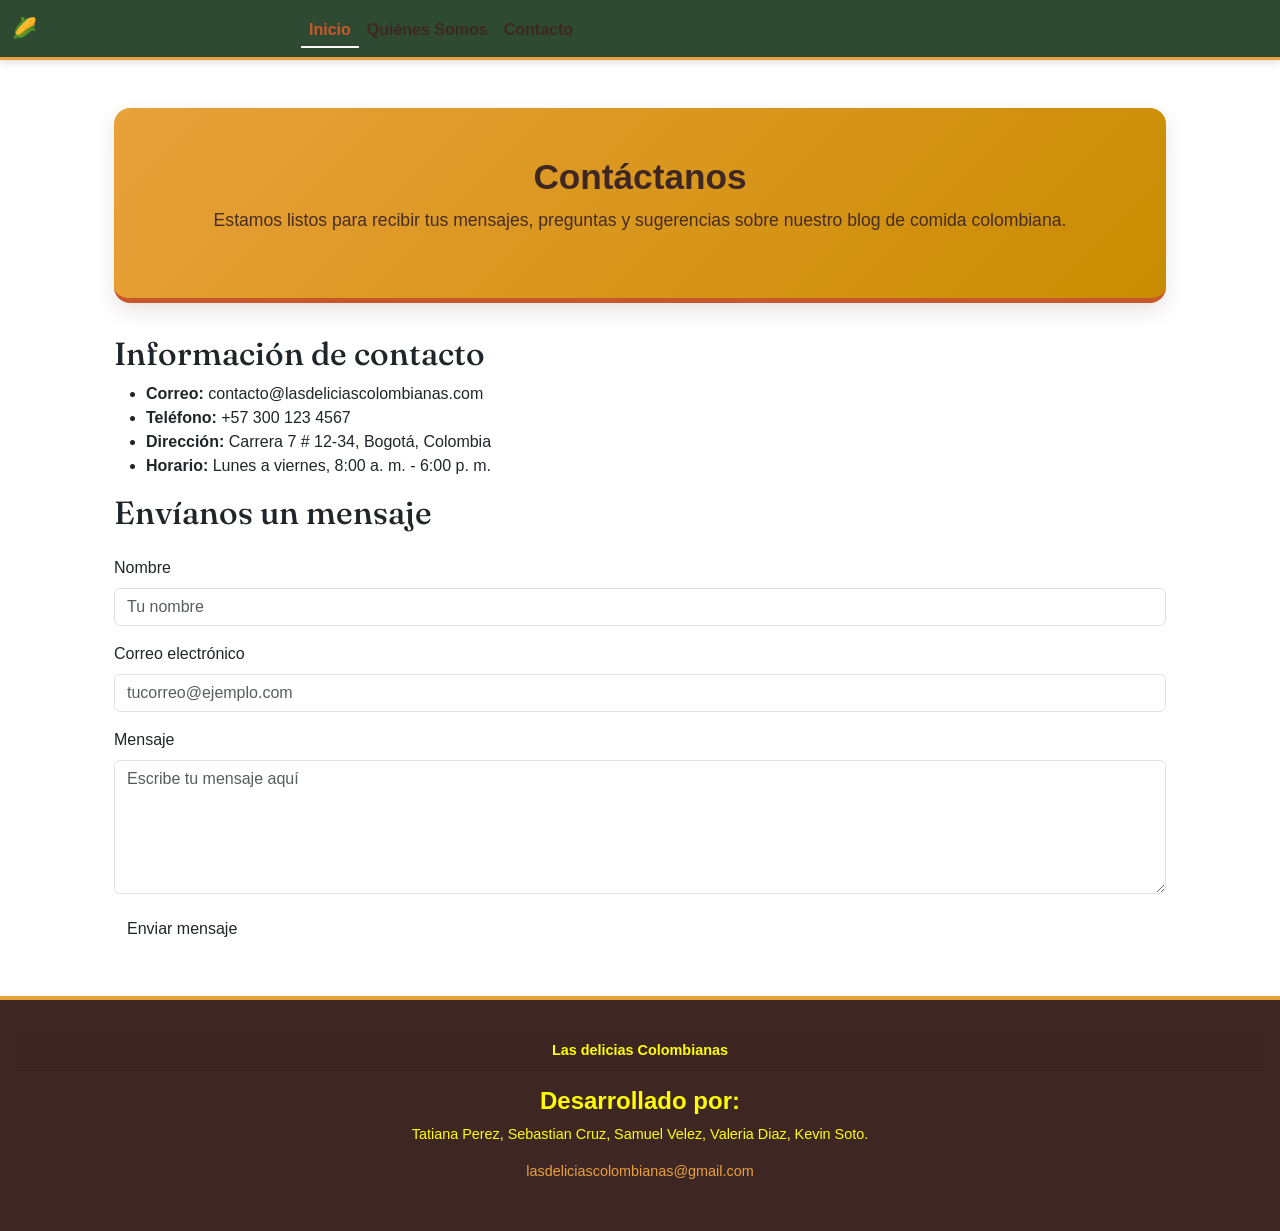
<file: contacto.html>
<!DOCTYPE html>
<html lang="es">
<head>
  <meta charset="UTF-8">
  <meta name="viewport" content="width=device-width, initial-scale=1.0">
  <title>Las Delicias Colombianas | Contacto</title>
  <link href="https://cdn.jsdelivr.net/npm/bootstrap@5.3.3/dist/css/bootstrap.min.css" rel="stylesheet">
  <link rel="stylesheet" href="styles.css">
  <link rel="preconnect" href="https://fonts.googleapis.com">
  <link href="https://fonts.googleapis.com/css2?family=Fraunces:wght@500;700&family=Nunito+Sans:wght@400;600&display=swap" rel="stylesheet">
<link href="https://cdn.jsdelivr.net/npm/bootstrap@5.3.8/dist/css/bootstrap.min.css" rel="stylesheet" integrity="sha384-sRIl4kxILFvY47J16cr9ZwB07vP4J8+LH7qKQnuqkuIAvNWLzeN8tE5YBujZqJLB" crossorigin="anonymous">    
</head>
<body>
  
 <header class="encabezado">
<nav class="main-nav navbar navbar-expand-lg">
<div class="container-fluid">
<a class="logo navbar-brand" href="index.html">🌽 Las Delicias Colombianas</a>
<button class="menu-toggle navbar-toggler" type="button" data-bs-toggle="collapse" data-bs-target="#navbarNavAltMarkup" aria-controls="navbarNavAltMarkup" aria-expanded="false" aria-label="Toggle navigation">
<span class="navbar-toggler-icon"></span>
</button>
<div class="collapse navbar-collapse" id="navbarNavAltMarkup">
<div class="navbar-nav">
<a class="nav-link active" aria-current="page" href="index.html">Inicio</a>
<a class="nav-link" href="quienesSomos.html">Quiénes Somos</a>
<a class="nav-link" href="contacto.html">Contacto</a>
</div>
</div>
</div>
</nav>
</header>

  

  <main>
    <section class="hero hero-contacto">
      <h1><strong>Contáctanos</strong></h1>
      <p>Estamos listos para recibir tus mensajes, preguntas y sugerencias sobre nuestro blog de comida colombiana.</p>
    </section>

    <section class="contacto-layout">
      <article class="contact-card">
        <h2>Información de contacto</h2>
        <ul class="contact-list">
          <li><strong>Correo:</strong> contacto@lasdeliciascolombianas.com</li>
          <li><strong>Teléfono:</strong> +57 300 123 4567</li>
          <li><strong>Dirección:</strong> Carrera 7 # 12-34, Bogotá, Colombia</li>
          <li><strong>Horario:</strong> Lunes a viernes, 8:00 a. m. - 6:00 p. m.</li>
        </ul>
      </article>

      <form class="contact-card form-card row g-3">
        <h2>Envíanos un mensaje</h2>
        <div class="col-12">
          <label for="nombre" class="form-label">Nombre</label>
          <input type="text" class="form-control" id="nombre" name="nombre" placeholder="Tu nombre">
        </div>
        <div class="col-12">
          <label for="correo" class="form-label">Correo electrónico</label>
          <input type="email" class="form-control" id="correo" name="correo" placeholder="tucorreo@ejemplo.com">
        </div>
        <div class="col-12">
          <label for="mensaje" class="form-label">Mensaje</label>
          <textarea class="form-control" id="mensaje" name="mensaje" rows="5" placeholder="Escribe tu mensaje aquí"></textarea>
        </div>
        <div class="col-12">
          <button type="submit" class="btn btn-enviar">Enviar mensaje</button>
        </div>
      </form>
    </section>
  </main>
  <footer class="pie-pagina">
   <div class="card"style="background-color: transparent; border: none;">
  <div class="card-header" style="color: yellow;">
    <strong>Las delicias Colombianas</strong>
  </div>
  <div class="card-body" style="color: yellow;">
    <h4 class="card-title"><strong>Desarrollado por:</strong></h4>
    <p class="card-text">Tatiana Perez, Sebastian Cruz, Samuel Velez, Valeria Diaz, Kevin Soto.</p>
    <a href="mailto:lasdeliciascolombianas@correo.com" style="color: yellow; text-decoration: none;">
        lasdeliciascolombianas@gmail.com
    </a>
  </div>
</div>
  </footer>

  <script src="menu.js"></script>
  <script src="https://cdn.jsdelivr.net/npm/bootstrap@5.3.8/dist/js/bootstrap.bundle.min.js" integrity="sha384-FKyoEForCGlyvwx9Hj09JcYn3nv7wiPVlz7YYwJrWVcXK/BmnVDxM+D2scQbITxI" crossorigin="anonymous"></script>
</body>
</html>
</file>
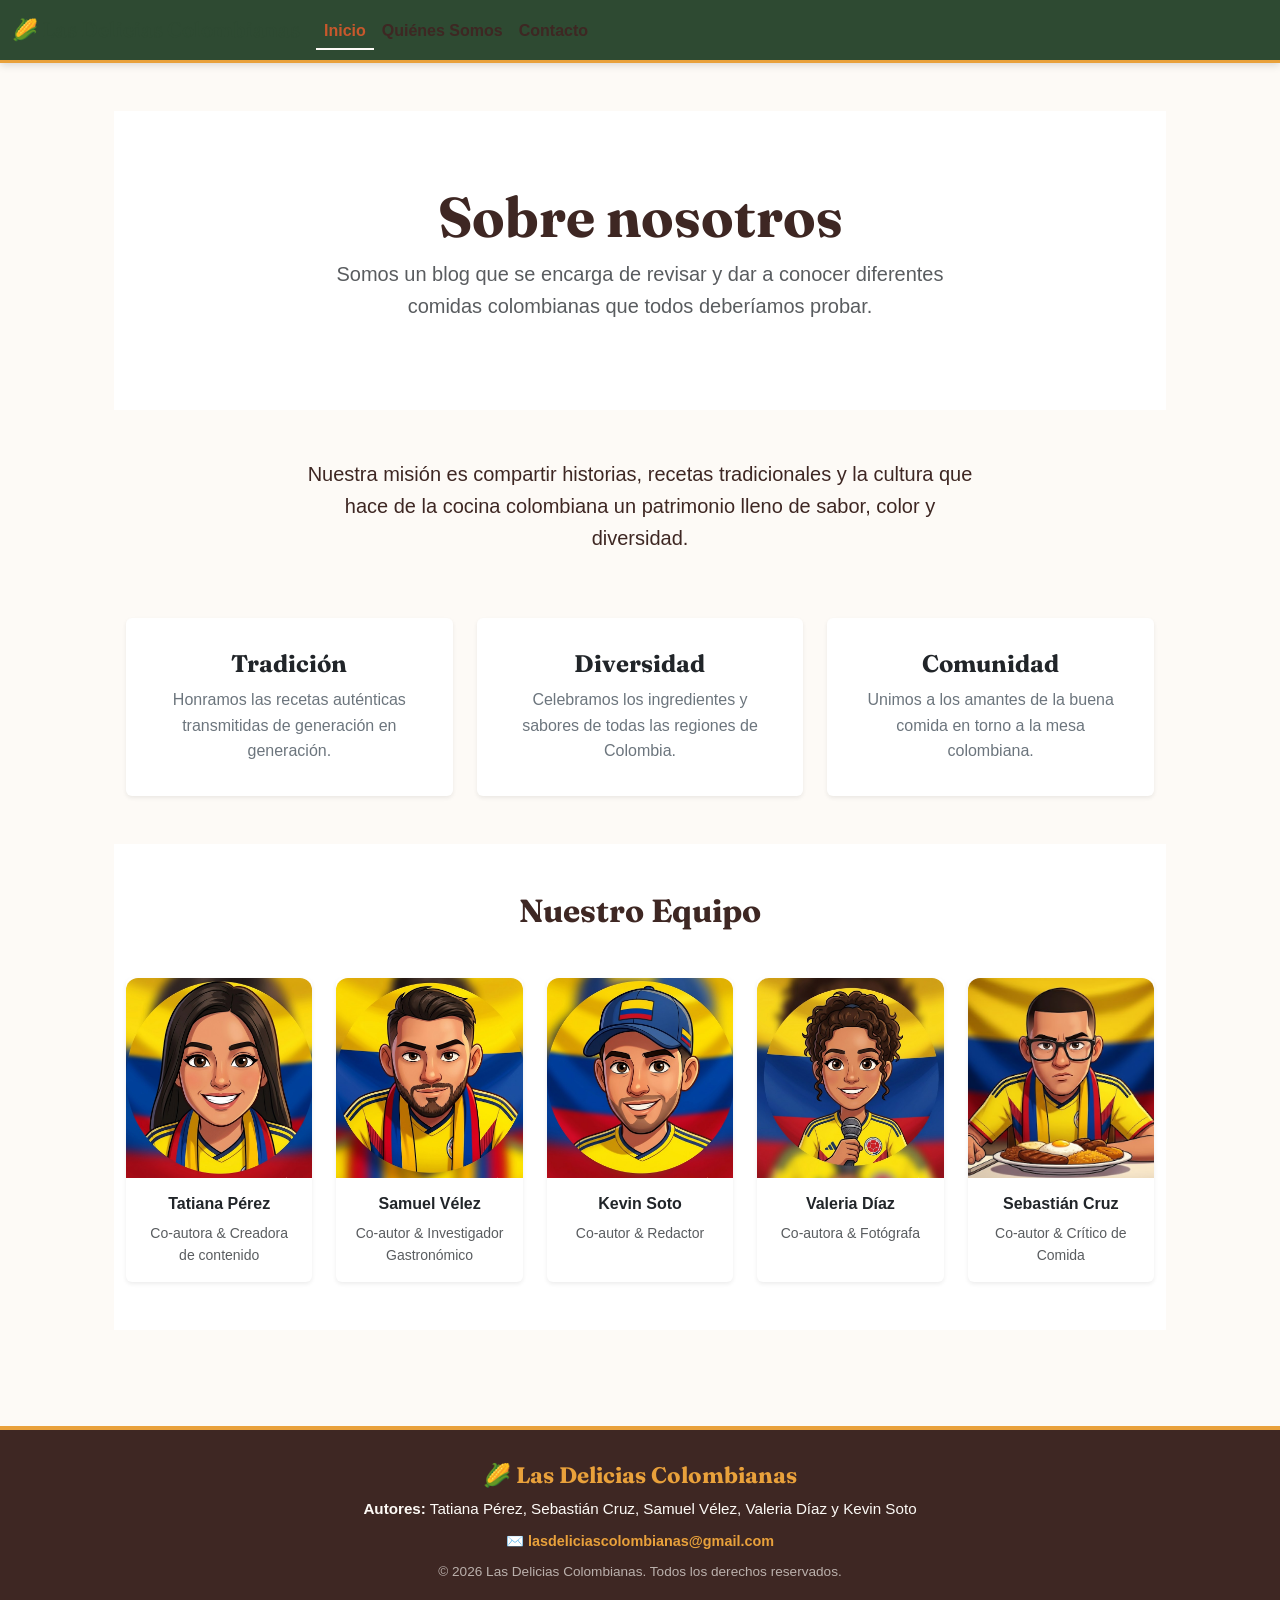
<file: quienesSomos.html>
<!DOCTYPE html>
<html lang="es">

<head>
  <meta charset="UTF-8">
  <meta name="viewport" content="width=device-width, initial-scale=1.0">
  <title>Las Delicias Colombianas | Quiénes Somos</title>

  <link href="https://cdn.jsdelivr.net/npm/bootstrap@5.3.3/dist/css/bootstrap.min.css" rel="stylesheet">
  <link rel="preconnect" href="https://fonts.googleapis.com">
  <link
    href="https://fonts.googleapis.com/css2?family=Fraunces:wght@500;700&family=Nunito+Sans:wght@400;600&display=swap"
    rel="stylesheet">
  <link rel="stylesheet" href="styles.css">
</head>

<body class="d-flex flex-column min-vh-100">

    <header class="encabezado">
        <nav class="main-nav navbar navbar-expand-lg">
            <div class="container-fluid">
                <a class="logo navbar-brand" href="index.html">🌽 Las Delicias Colombianas</a>
                <button class="menu-toggle navbar-toggler" type="button" data-bs-toggle="collapse"
                    data-bs-target="#navbarNavAltMarkup" aria-controls="navbarNavAltMarkup" aria-expanded="false"
                    aria-label="Toggle navigation">
                    <span class="navbar-toggler-icon"></span>
                </button>
                <div class="collapse navbar-collapse" id="navbarNavAltMarkup">
                    <div class="navbar-nav">
                        <a class="nav-link active" aria-current="page" href="index.html">Inicio</a>
                        <a class="nav-link" href="quienesSomos.html">Quiénes Somos</a>
                        <a class="nav-link" href="contacto.html">Contacto</a>
                    </div>
                </div>
            </div>
        </nav>
    </header>

  <main class="flex-grow-1">

    <section class="py-5 bg-light text-center">
      <div class="container py-4">
        <h1 class="display-4 fw-bold">Sobre nosotros</h1>
        <p class="lead text-muted col-lg-8 mx-auto">
          Somos un blog que se encarga de revisar y dar a conocer diferentes comidas colombianas que todos deberíamos
          probar.
        </p>
      </div>
    </section>

    <section class="py-5">
      <div class="container">
        <div class="row text-center mb-5">
          <div class="col-lg-8 mx-auto">
            <p class="fs-5">
              Nuestra misión es compartir historias, recetas tradicionales y la cultura que
              hace de la cocina colombiana un patrimonio lleno de sabor, color y diversidad.
            </p>
          </div>
        </div>

        <div class="row g-4">
          <div class="col-md-4">
            <div class="card h-100 border-0 shadow-sm text-center p-3">
              <div class="card-body">
                <h3 class="card-title h4 fw-bold">Tradición</h3>
                <p class="card-text text-secondary">Honramos las recetas auténticas transmitidas de generación en
                  generación.</p>
              </div>
            </div>
          </div>

          <div class="col-md-4">
            <div class="card h-100 border-0 shadow-sm text-center p-3">
              <div class="card-body">
                <h3 class="card-title h4 fw-bold">Diversidad</h3>
                <p class="card-text text-secondary">Celebramos los ingredientes y sabores de todas las regiones de
                  Colombia.</p>
              </div>
            </div>
          </div>

          <div class="col-md-4">
            <div class="card h-100 border-0 shadow-sm text-center p-3">
              <div class="card-body">
                <h3 class="card-title h4 fw-bold">Comunidad</h3>
                <p class="card-text text-secondary">Unimos a los amantes de la buena comida en torno a la mesa
                  colombiana.</p>
              </div>
            </div>
          </div>
        </div>
      </div>
    </section>

    <section class="py-5 bg-light">
      <div class="container">
        <h2 class="text-center fw-bold mb-5">Nuestro Equipo</h2>

        <div class="row g-4 justify-content-center">

          <div class="col-sm-6 col-md-4 col-lg-2-4">
            <div class="card h-100 shadow-sm border-0 text-center">
              <img src="img/tatiana.jpg" class="card-img-top object-fit-cover" alt="Fotografía de Tatiana Pérez"
                style="height: 200px;">
              <div class="card-body">
                <h5 class="card-title fw-bold fs-6">Tatiana Pérez</h5>
                <p class="card-text small text-muted">Co-autora & Creadora de contenido</p>
              </div>
            </div>
          </div>

          <div class="col-sm-6 col-md-4 col-lg-2-4">
            <div class="card h-100 shadow-sm border-0 text-center">
              <img src="img/samuel.jpg" class="card-img-top object-fit-cover" alt="Fotografía de Samuel Vélez"
                style="height: 200px;">
              <div class="card-body">
                <h5 class="card-title fw-bold fs-6">Samuel Vélez</h5>
                <p class="card-text small text-muted">Co-autor & Investigador Gastronómico</p>
              </div>
            </div>
          </div>

          <div class="col-sm-6 col-md-4 col-lg-2-4">
            <div class="card h-100 shadow-sm border-0 text-center">
              <img src="img/kein.jpg" class="card-img-top object-fit-cover" alt="Fotografía de Kevin Soto"
                style="height: 200px;">
              <div class="card-body">
                <h5 class="card-title fw-bold fs-6">Kevin Soto</h5>
                <p class="card-text small text-muted">Co-autor & Redactor</p>
              </div>
            </div>
          </div>

          <div class="col-sm-6 col-md-4 col-lg-2-4">
            <div class="card h-100 shadow-sm border-0 text-center">
              <img src="img/valeria.jpg" class="card-img-top object-fit-cover" alt="Fotografía de Valeria Díaz"
                style="height: 200px;">
              <div class="card-body">
                <h5 class="card-title fw-bold fs-6">Valeria Díaz</h5>
                <p class="card-text small text-muted">Co-autora & Fotógrafa</p>
              </div>
            </div>
          </div>
          <div class="col-sm-6 col-md-4 col-lg-2-4">
            <div class="card h-100 shadow-sm border-0 text-center">
              <img src="img/sebastian.jpg" alt="Fotografía de Sebastián Cruz" style="height: 200px;">
              <div class="card-body">
                <h5 class="card-title fw-bold fs-6">Sebastián Cruz</h5>
                <p class="card-text small text-muted">Co-autor & Crítico de Comida</p>
              </div>
            </div>
          </div>

        </div>
      </div>
    </section>

  </main>

    <footer class="pie-pagina mt-5 text-center">
        <div class="container">
            <h5 class="fw-bold mb-2 logo-footer">🌽 Las Delicias Colombianas</h5>
            <p class="mb-2 text-autores">
                <strong>Autores:</strong> Tatiana Pérez, Sebastián Cruz, Samuel Vélez, Valeria Díaz y Kevin Soto
            </p>
            <p class="mb-2">
                <a href="mailto:lasdeliciascolombianas@gmail.com" class="link-gmail">
                    ✉️ lasdeliciascolombianas@gmail.com
                </a>
            </p>
            <p class="text-copyright mb-0">&copy; 2026 Las Delicias Colombianas. Todos los derechos reservados.</p>
        </div>
    </footer>

  <script src="menu.js"></script>
  <script src="https://cdn.jsdelivr.net/npm/bootstrap@5.3.8/dist/js/bootstrap.bundle.min.js" integrity="sha384-FKyoEForCGlyvwx9Hj09JcYn3nv7wiPVlz7YYwJrWVcXK/BmnVDxM+D2scQbITxI" crossorigin="anonymous"></script>
</body>

</html>
</file>
<file: styles.css>
@import url('https://fonts.googleapis.com/css2?family=Poppins:wght@400;500;600;700&display=swap');

:root {
    /* Variables de Bootstrap */
    --bs-body-font-family: 'Poppins', sans-serif;
    --bs-primary: #c8582c;        
    --bs-primary-rgb: 200, 88, 44;
    --bs-secondary: #e9a13b;     
    --bs-success: #557c3e;        

    /* Variables de color de Las Delicias Colombianas */
    --cafe-oscuro: #3e2723;
    --mostaza: #e9a13b;
    --crema: #fdfaf6;
    --verde-cafe: #2e4a32;
    --rojo-aji: #c8582c;
    --fondo-tarjeta: #ffffff;
    --sombra-card: 0 4px 15px rgba(0,0,0,0.08);
}

* {
  margin: 0;
  padding: 0;
  box-sizing: border-box;
}

body {
  font-family: 'Nunito Sans', sans-serif;
  background-color:#b59e69;
  color: var(--cafe-oscuro);
}

h1, h2, h3 {
  font-family: 'Fraunces', serif;
}


.encabezado {
  position: sticky; 
  top: 0;
  z-index: 100;
  background-color: var(--verde-cafe);
  box-shadow: 0 2px 8px rgba(0,0,0,0.15);
}


.nav-container {
  max-width: 1100px;
  margin: 0 auto;
  display: flex;
  align-items: center;
  justify-content: space-between;
  padding: 1rem 1.5rem;
}


.logo {
  color: var(--mostaza);
  font-family: 'Fraunces', serif;
  font-weight: 700;
  font-size: 1.3rem;
  text-decoration: none;
}


.main-nav {
  display: flex;
  gap: 2rem;
}


.main-nav a {
  color: var(--crema);
  text-decoration: none;
  font-weight: 600;
  padding-bottom: 4px;
  border-bottom: 2px solid transparent;
  transition: border-color 0.2s ease, color 0.2s ease;
}


.main-nav a:hover {
  color: var(--mostaza);
}


.main-nav a.active {
  border-bottom: 2px solid var(--crema);
  color: var(--mostaza);
}


.menu-toggle {
  display: none;
  flex-direction: column;
  gap: 5px;
  background: none;
  border: none;
  cursor: pointer;
}


.menu-toggle span {
  width: 25px;
  height: 3px;
  background-color: var(--crema);
}



@media (max-width: 768px) {
  .menu-toggle {
    display: flex;
  }

  .main-nav {
    display: none;
    flex-direction: column;
    width: 100%;
    text-align: center;
    background-color: var(--verde-cafe);
    position: absolute;
    top: 100%;
    left: 0;
    padding: 1rem 0;
  }

  .main-nav.open {
    display: flex;
  }
}


main {
  max-width: 1100px;
  margin: 0 auto;
  padding: 3rem 1.5rem;
}

.hero {
  background: linear-gradient(135deg, #fff7eb 0%, #f3dfb2 100%);
  padding: 2rem;
  border-radius: 20px;
  box-shadow: 0 8px 20px rgba(62, 39, 35, 0.12);
  margin-bottom: 2rem;
}

.hero h1 {
  font-size: 2.2rem;
  margin-bottom: 0.8rem;
  color: var(--verde-cafe);
}

.hero p {
  line-height: 1.6;
  font-size: 1.05rem;
}

.pie-pagina {
  background-color: var(--verde-cafe);
  color: var(--crema);
  text-align: center;
  padding: 1.5rem;
  font-size: 0.9rem;
}
* {
    box-sizing: border-box;
    margin: 0;
    padding: 0;
    font-family: 'Segoe UI', Tahoma, Geneva, Verdana, sans-serif;
}

body {
    background-color: var(--crema);
    color: var(--cafe-oscuro);
    line-height: 1.6;
}

.header-fijo {
    position: sticky;
    top: 0;
    z-index: 100;
    background-color: var(--fondo-tarjeta);
    display: flex;
    justify-content: space-between;
    align-items: center;
    padding: 1rem 2rem;
    box-shadow: 0 2px 10px rgba(0,0,0,0.05);
    border-top: 4px solid var(--mostaza);
}

.logo-titulo {
    font-size: 1.5rem;
    color: var(--verde-cafe);
    font-weight: 700;
}

.nav-principal ul {
    display: flex;
    list-style: none;
    gap: 1.5rem;
}

.nav-principal a {
    text-decoration: none;
    color: var(--crema);
    font-weight: 600;
    padding: 0.5rem 0;
    transition: color 0.3s ease;
}

.nav-principal a:hover,
.nav-principal a.active {
    color: var(--rojo-aji);
    border-bottom: 2px solid var(--rojo-aji);
}

.hero {
    background: linear-gradient(135deg, var(--mostaza) 0%, #c98c00 100%);
    color: var(--cafe-oscuro);
    text-align: center;
    padding: 3rem 1.5rem;
    border-radius: 16px;
    border-bottom: 5px solid var(--rojo-aji);
}

.hero h1, .hero h2 {
    font-size: 2.2rem;
    margin-bottom: 0.5rem;
    color: var(--cafe-oscuro);
}

.hero p {
    font-size: 1.1rem;
    color: var(--cafe-oscuro);
    opacity: 0.95;
}

.buscador-seccion {
    display: flex;
    justify-content: center;
    margin: -1.5rem auto 2rem auto;
    padding: 0 1rem;
}

.contenedor-buscador {
    background-color: var(--fondo-tarjeta);
    padding: 1rem 1.5rem;
    border-radius: 50px;
    box-shadow: var(--sombra-card);
    display: flex;
    gap: 1rem;
    align-items: center;
    flex-wrap: wrap;
}

#input-buscar {
    border: 1px solid #ddd;
    padding: 0.6rem 1.2rem;
    border-radius: 25px;
    outline: none;
    font-size: 0.95rem;
    color: var(--cafe-oscuro);
}

#input-buscar:focus {
    border-color: var(--verde-cafe);
}

.btn-filtro {
    background: #e2dacd;
    border: none;
    padding: 0.6rem 1.2rem;
    border-radius: 25px;
    cursor: pointer;
    font-weight: 600;
    color: var(--cafe-oscuro);
    transition: all 0.3s ease;
}

.btn-filtro.active, 
.btn-filtro:hover {
    background-color: var(--rojo-aji);
    color: var(--crema);
}

.contenedor-main {
    max-width: 1000px;
    margin: 2rem auto;
    padding: 0 1rem;
}

.titulo-seccion {
    text-align: center;
    font-size: 2rem;
    margin-bottom: 2.5rem;
    color: var(--verde-cafe);
    position: relative;
}

.titulo-seccion::after {
    content: '';
    display: block;
    width: 60px;
    height: 4px;
    background-color: var(--mostaza);
    margin: 0.5rem auto 0 auto;
    border-radius: 2px;
}

.card-post {
    background-color: var(--fondo-tarjeta);
    border-radius: 12px;
    overflow: hidden;
    margin-bottom: 2.5rem;
    box-shadow: var(--sombra-card);
    display: flex;
    flex-direction: row; 
    align-items: center;
    border-left: 6px solid var(--rojo-aji);
    transition: transform 0.3s ease, box-shadow 0.3s ease;
}

.card-post:hover {
    transform: translateY(-4px);
    box-shadow: 0 12px 30px rgba(62, 39, 35, 0.15);
}

.card-post:nth-child(even) {
    flex-direction: row-reverse;
    border-left: none;
    border-right: 6px solid var(--verde-cafe);
}

.card-contenido {
    padding: 2rem;
    flex: 1;
}

.badge {
    display: inline-block;
    background-color: var(--mostaza);
    color: var(--cafe-oscuro);
    font-size: 0.8rem;
    font-weight: 700;
    padding: 0.25rem 0.75rem;
    border-radius: 15px;
    margin-bottom: 0.8rem;
    text-transform: uppercase;
}

.card-contenido h3 {
    font-size: 1.6rem;
    color: var(--verde-cafe);
    margin-bottom: 0.2rem;
}

.card-contenido h4 {
    font-size: 0.95rem;
    color: var(--rojo-aji);
    font-weight: 600;
    margin-bottom: 1rem;
}

.card-contenido p {
    color: var(--cafe-oscuro);
    font-size: 0.95rem;
    margin-bottom: 0.8rem;
    opacity: 0.9;
}

.card-imagen {
    flex: 0 0 40%;
    height: 280px;
    overflow: hidden;
}

.card-imagen img {
    width: 100%;
    height: 100%;
    object-fit: cover;
    display: block;
    transition: transform 0.4s ease;
}

.card-post:hover .card-imagen img {
    transform: scale(1.05);
}

@media (min-width: 768px) {
    .card-post,
    .card-post:nth-child(even) {
        flex-direction: column;
        border-left: 6px solid var(--rojo-aji);
        border-right: none;
    }

    .card-imagen {
        width: 100%;
        height: 200px;
    }

    .header-fijo {
        flex-direction: column;
        gap: 1rem;
    }
}

.quienes-somos-section {
    padding: 3rem 1.5rem;
    display: flex;
    justify-content: center;
}

.quienes-somos-container {
    max-width: 800px;
    width: 100%;
    text-align: center;
}

.valores-grid {
    display: grid;
    grid-template-columns: repeat(auto-fit, minmax(200px, 1fr));
    gap: 1.5rem;
    margin-top: 2rem;
}

.valor-card {
    background-color: #cc0e0e;
    padding: 1.5rem;
    border-radius: 8px;
    border: 1px solid #d60b0b;
    box-shadow: 0 4px 10px rgba(0,0,0,0.05);
}

.valor-card h3 {
    color: #2c3e50;
    margin-bottom: 0.5rem;
}

/* Estilos para el Pie de Página (Footer) */
.pie-pagina {
    background-color: var(--cafe-oscuro);
    color: var(--crema);
    border-top: 4px solid var(--mostaza);
    padding: 2rem 1rem;
}

.logo-footer {
    color: var(--mostaza);
    font-family: 'Fraunces', serif;
    font-size: 1.4rem;
}

.text-autores {
    color: var(--crema);
    font-size: 0.95rem;
}

.link-gmail {
    color: var(--mostaza);
    text-decoration: none;
    font-weight: 600;
    transition: color 0.3s ease, text-decoration 0.3s ease;
}

.link-gmail:hover {
    color: #ffffff;
    text-decoration: underline;
}

.text-copyright {
    color: rgba(253, 250, 246, 0.65);
    font-size: 0.85rem;
}

.quienes-somos-section {
    padding: 3rem 1.5rem;
    display: flex;
    justify-content: center;
}

.quienes-somos-container {
    max-width: 800px;
    width: 100%;
    text-align: center;
}

.valores-grid {
    display: grid;
    grid-template-columns: repeat(auto-fit, minmax(200px, 1fr));
    gap: 1.5rem;
    margin-top: 2rem;
}

.valor-card {
    background-color: var(--fondo-tarjeta);
    padding: 1.5rem;
    border-radius: 12px;
    border-top: 4px solid var(--mostaza);
    border-left: 1px solid rgba(62, 39, 35, 0.08);
    border-right: 1px solid rgba(62, 39, 35, 0.08);
    border-bottom: 1px solid rgba(62, 39, 35, 0.08);
    box-shadow: var(--sombra-card);
    transition: transform 0.3s ease;
}

.valor-card:hover {
    transform: translateY(-4px);
}

.valor-card h3 {
    color: var(--verde-cafe);
    margin-bottom: 0.5rem;
}

.card-img-custom {
    height: 250px;
}

@media (min-width: 768px) {
    .card-img-custom {
        height: 100%;
        min-height: 260px;
    }
}

.card-post-refactored {
    border-left: 5px solid var(--rojo-aji) !important;
    transition: transform 0.2s ease, box-shadow 0.2s ease;
}

.card-post-refactored:hover {
    transform: translateY(-4px);
}


@media (min-width: 992px) {
  .col-lg-2-4 {
    flex: 0 0 auto;
    width: 20%;
  }
}

.card-img-top,
img[src*="sebastian"] {
  border-top-left-radius: 12px;
  border-top-right-radius: 12px;
  object-fit: cover;
  width: 100%;
}

.bg-light {
  background-color: #ffffff !important;
}

.bg-dark {
  background-color: var(--cafe-oscuro) !important;
}

.navbar {
  border-bottom: 3px solid var(--mostaza);
}

.navbar-brand {
  font-family: 'Fraunces', serif;
  color: var(--verde-cafe) !important;
}

.nav-link {
  font-weight: 600;
  color: var(--cafe-oscuro) !important;
  transition: color 0.2s ease;
}

.nav-link:hover,
.nav-link.active {
  color: var(--rojo-aji) !important;
}

/* Ajustes de footer y selección de texto */
footer a {
  color: var(--mostaza) !important;
}

footer a:hover {
  color: var(--crema) !important;
  text-decoration: underline !important;
}

::selection {
  background-color: var(--mostaza);
  color: var(--cafe-oscuro);
}
</file>
